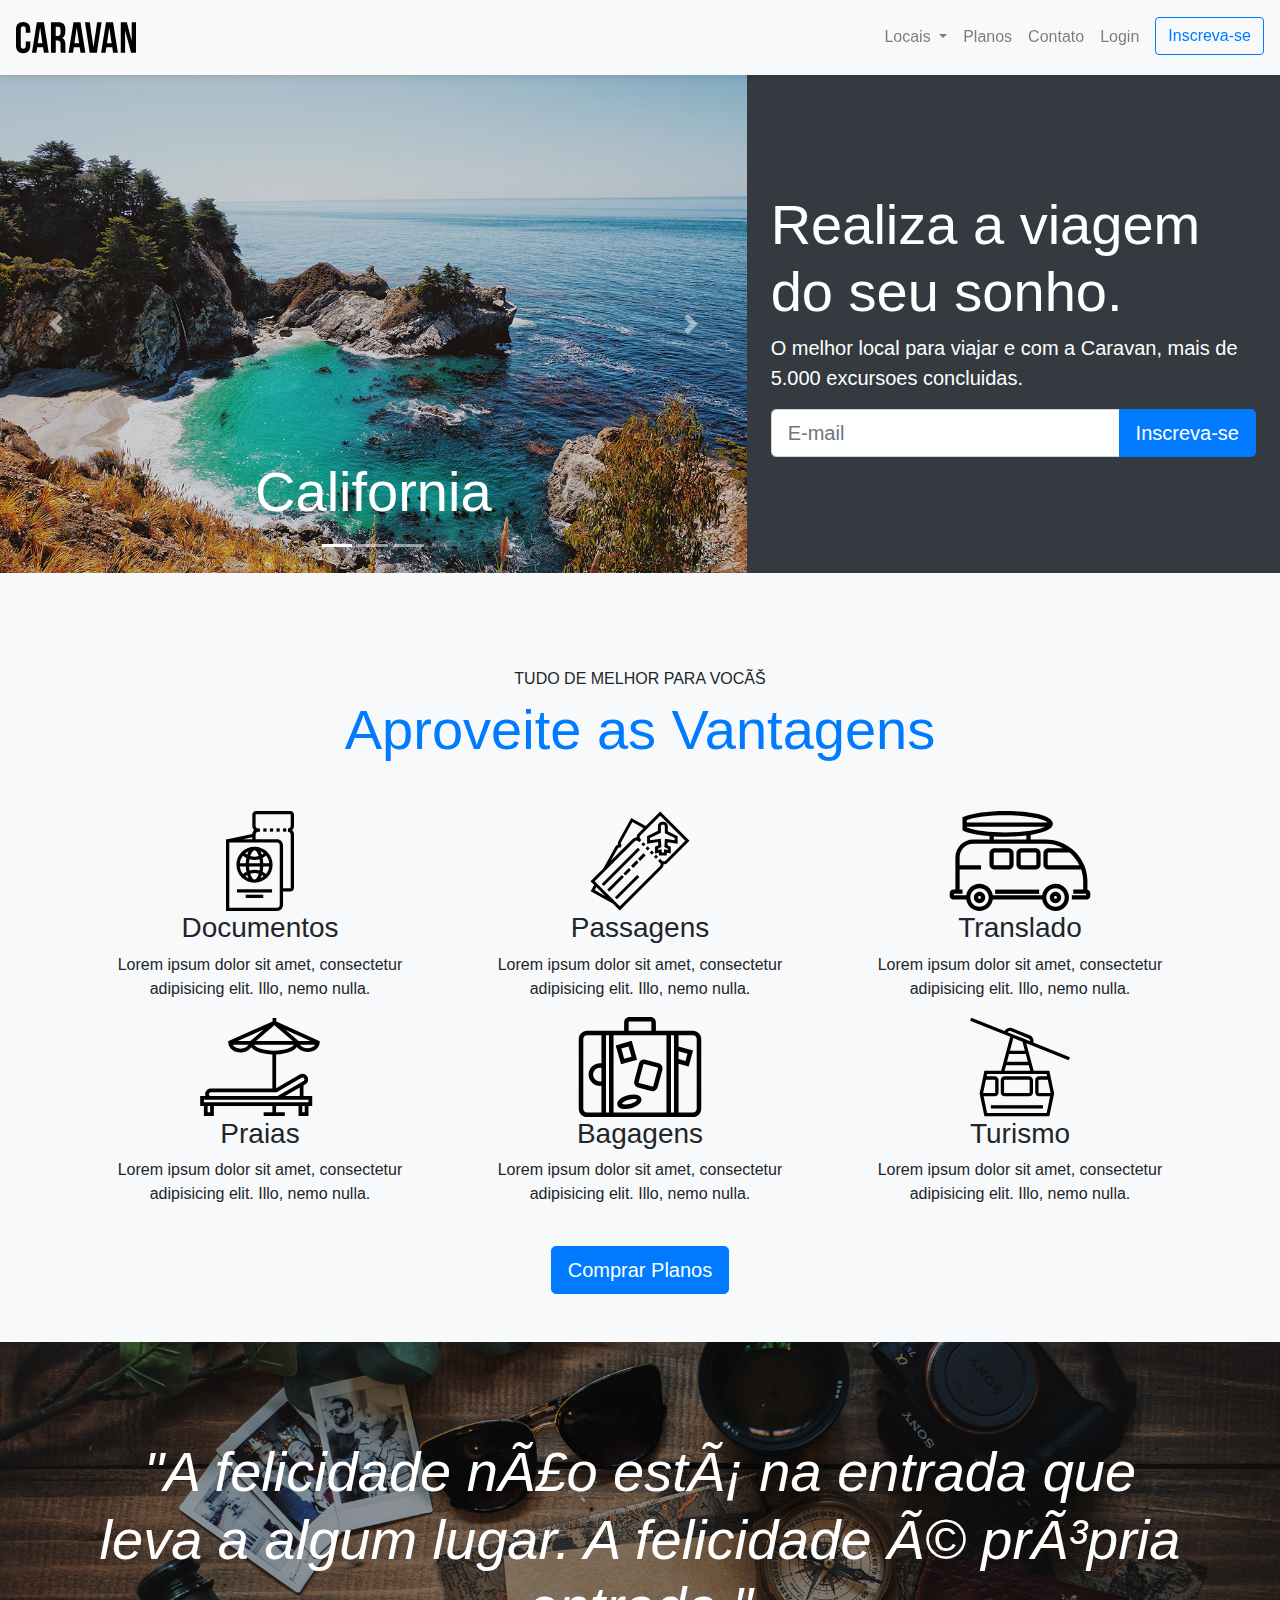
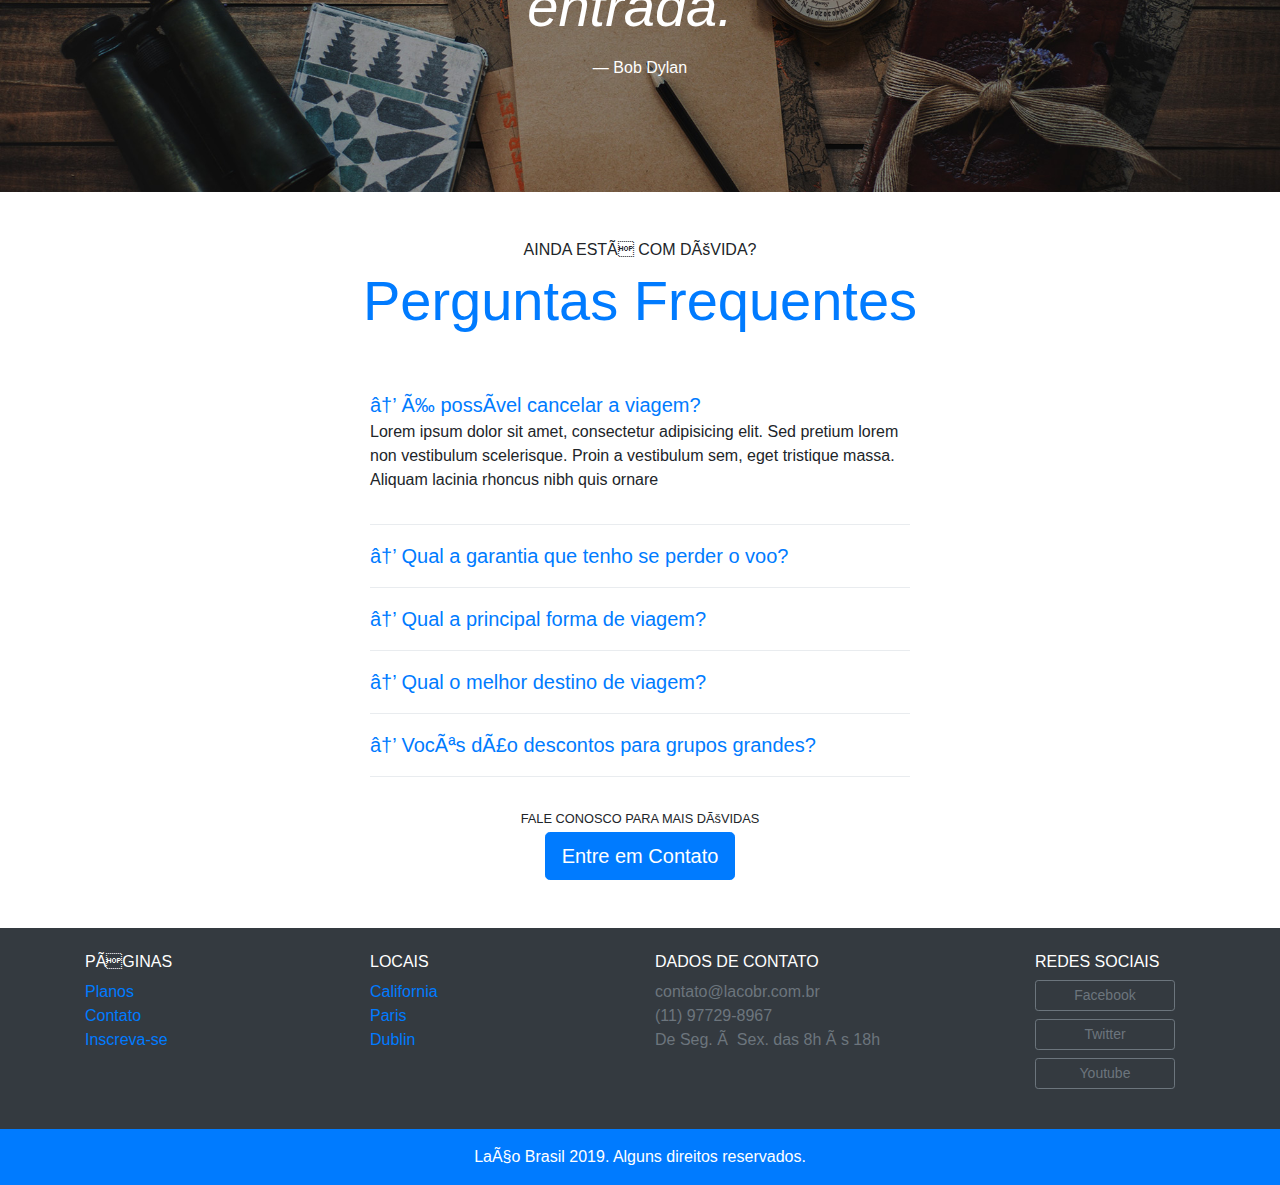
<file: index.html>
<!DOCTYPE html>
<html>
<head>
    <meta charset="iso-8859-1">
    <meta name="viewport" content="width=device-width, initial-scale=1.0">
    <meta http-equiv="X-UA-Compatible" content="ie=edge">
    <title>Teste Bootstrap</title>
    <link rel="stylesheet" href="dist/bootstrap/css/bootstrap.css">
    <link rel="stylesheet" href="css/style.css">
</head>
<body>
    <!-- Modal -->
    <div class="modal fade" id="modalLogin" tabindex="-1" role="dialog" aria-labelledby="modalLoginTitle" aria-hidden="true">
        <div class="modal-dialog modal-dialog-centered" role="document">
            <div class="modal-content">
                <div class="modal-header">
                    <h6 class="modal-title" id="modalLoginLongTitle">Entre na Sua Conta</h6>
                    <button type="button" class="close" data-dismiss="modal" aria-label="Close">
                    <span aria-hidden="true">&times;</span>
                    </button>
                </div>
                <div class="modal-body">
                    <form>
                        <div class="form-group">
                            <label for="email">Email</label>
                            <input type="email" class="form-control" id="email" >
                        </div>
                        <div class="form-group">
                            <label for="senha">Senha</label>
                            <input type="password" class="form-control" id="senha">
                        </div>
                        <button type="submit" class="btn btn-primary">Entrar  na Conta</button>
                        <small class="form-text text-muted"> Esqueceu a senha <a href="#">Clique aqui</a></small>
                    </form>                    
                </div>
            </div>
        </div>
    </div>
    <!-- Modal -->

    <nav class="navbar navbar-expand-md fixed-top navbar-light bg-light py-3 box-shadow">
        <a href="index.html" class="navbar-brand">
            <img src="img/caravan.svg" alt="Caravan">
        </a>

        <button class="navbar-toggler" type="button" data-toggle="collapse" data-target="#navbarSupportedContent" aria-controls="navbarSupportedContent"
            aria-expanded="false" aria-label="Toggle navigation">
            <span class="navbar-toggler-icon"></span>
        </button>

        <!-- Toggle Button -->
        <div class="collapse navbar-collapse" id="navbarSupportedContent">
            <ul class="navbar-nav ml-auto">
                <!--Locais-->
                <li class="nav-item dropdown">
                    <a class="nav-link dropdown-toggle" href="#" id="locaisContainer" role="button" data-toggle="dropdown" aria-haspopup="true"
                        aria-expanded="false">
                        Locais
                    </a>
                    <div class="dropdown-menu" aria-labelledby="locaisContainer">
                        <a class="dropdown-item" href="locais.html">California</a>
                        <a class="dropdown-item" href="locais.html">Paris</a>
                        <div class="dropdown-divider"></div>
                        <a class="dropdown-item" href="locais.html">Dublin</a>
                    </div>
                </li>

                <!--Planos-->
                <li class="nav-item">
                    <a class="nav-link" href="planos.html"> Planos </a>
                </li>
                <!--Contato-->
                <li class="nav-item">
                    <a class="nav-link" href="contato.html">Contato</a>
                </li>
                <!--Login-->
                <li class="nav-item">
                    <a class="nav-link" href="#" data-toggle="modal" data-target="#modalLogin">Login</a>
                    <!-- Abrir popUP-->
                </li>

                <!--Contato-->
                <li class="nav-item">
                    <a class="btn btn-outline-primary ml-md-2" href="inscricao.html">Inscreva-se</a>
                </li>
            </ul>
        </div>
    </nav>
    <section class="container-fluid">
        <div class="row bg-dark text-white">
            <div class="col-lg-7 p-0">
                <div id="carouselCidades" class="carousel slide" data-ride="carousel">
                    <ol class="carousel-indicators">
                        <li data-target="#carouselCidades" data-slide-to="0" class="active"></li>
                        <li data-target="#carouselCidades" data-slide-to="1"></li>
                        <li data-target="#carouselCidades" data-slide-to="2"></li>
                    </ol>
                    <div class="carousel-inner">
                        <div class="carousel-item active">
                            <img src="img/california.jpg" class="d-block w-100" alt="California">
                            <div class="carousel-caption d-none d-md-block">
                                <h3 class="display-4">California</h3>
                            </div>
                        </div>
                        <div class="carousel-item">
                            <img src="img/paris.jpg " class="d-block w-100" alt="Paris">
                            <div class="carousel-caption d-none d-md-block">
                                <h3 class="display-4">Paris</h3>
                            </div>
                        </div>
                        <div class="carousel-item">
                            <img src="img/dublin.jpg" class="d-block w-100" alt="Dublin">
                            <div class="carousel-caption d-none d-md-block">
                                <h3 class="display-4">Dublin</h3>
                            </div>
                        </div>
                    </div>

                    <a class="carousel-control-prev" href="#carouselCidades" role="button" data-slide="prev">
                        <span class="carousel-control-prev-icon" aria-hidden="true"></span>
                        <span class="sr-only">Anterior</span>
                    </a>
                    <a class="carousel-control-next" href="#carouselCidades" role="button" data-slide="next">
                        <span class="carousel-control-next-icon" aria-hidden="true"></span>
                        <span class="sr-only">Próximo</span>
                    </a>
                </div>
            </div>
            <!-- Carousel -->


            <div class="col-lg-5 p-4 align-self-center">
                <!--Inscreva-se-->
                <h1 class="display-4 ">Realiza a viagem do seu sonho.</h1>
                <p class='lead'> O melhor local para viajar e com a Caravan, mais de 5.000 excursoes concluidas.</p>
                <form action="">
                    <div class="input-group input-group-lg">

                        <input type="text" class="form-control" placeholder="E-mail" aria-label="E-mail" aria-describedby="inscricaoButton">
                        <!-- Input-group -->

                        <div class="input-group-append">
                            <button class="btn btn-primary" type="button" id="inscricaoButton">Inscreva-se</button>
                        </div>
                    </div>
                </form>
            </div>
        </div>
    </section>

    <section class="py-5 bg-light text-center"> <!--Serviços-->
        <div class="container">
            <div class='my-5'>
                <span class="h6 d-block"> TUDO DE MELHOR PARA VOCÊ</span>
                <h2 class="display-4 text-primary">Aproveite as Vantagens</h2>
            </div>

            <div class="row">
                <div class="col-xl-4 col-md-6">
                    <div class="icone d-flex justify-content-center">
                        <img src="img/icones/passaporte.svg" alt="Passaporte">
                    </div>
                    <h3>Documentos</h3>
                    <p>Lorem ipsum dolor sit amet, consectetur adipisicing elit. Illo, nemo nulla.</p>
                </div>
                <div class="col-xl-4 col-md-6">
                    <div class="icone d-flex justify-content-center">
                        <img src="img/icones/passagens.svg" alt="Passagens">
                    </div>
                    <h3>Passagens</h3>
                    <p>Lorem ipsum dolor sit amet, consectetur adipisicing elit. Illo, nemo nulla.</p>
                </div>
                <div class="col-xl-4 col-md-6">
                    <div class="icone d-flex justify-content-center">
                        <img src="img/icones/translado.svg" alt="Translado">
                    </div>
                    <h3>Translado</h3>
                    <p>Lorem ipsum dolor sit amet, consectetur adipisicing elit. Illo, nemo nulla.</p>
                </div>
                <!-- -->
                <div class="col-xl-4 col-md-6">
                    <div class="icone d-flex justify-content-center">
                        <img src="img/icones/praias.svg" alt="Praias">
                    </div>
                    <h3>Praias</h3>
                    <p>Lorem ipsum dolor sit amet, consectetur adipisicing elit. Illo, nemo nulla.</p>
                </div>
                <div class="col-xl-4 col-md-6">
                    <div class="icone d-flex justify-content-center">
                        <img src="img/icones/bagagens.svg" alt="Bagagens">
                    </div>
                    <h3>Bagagens</h3>
                    <p>Lorem ipsum dolor sit amet, consectetur adipisicing elit. Illo, nemo nulla.</p>
                </div>
                <div class="col-xl-4 col-md-6">
                    <div class="icone d-flex justify-content-center">
                        <img src="img/icones/turismo.svg" alt="Turismo">
                    </div>
                    <h3>Turismo</h3>
                    <p>Lorem ipsum dolor sit amet, consectetur adipisicing elit. Illo, nemo nulla.</p>
                </div>
                <!-- -->
            </div>
            <a href="planos.html" class="btn btn-primary btn-lg mt-4"> Comprar Planos</a>
        </div>
    </section>

    <section id="home-quote" class="p-md-5"> <!--Blockquote-->
        <blockquote class="blockquote text-center text-white p-md-5 p-3">
            <p class="display-4 ">
                <em> "A felicidade não está na entrada que leva a algum lugar. A felicidade é própria entrada."</em>
            </p>
            <footer class="blockquote-footer text-white">Bob Dylan</footer>
        </blockquote>
    </section>

    <section class="container"><!-- Perguntas Frequentes -->
        <div class='my-5 text-center'>
            <span class="h6 d-block">AINDA ESTÁ COM DÚVIDA?</span>
            <h2 class="display-4 text-primary">Perguntas Frequentes</h2>
        </div>

        <div class="row justify-content-center">
            <div class="col-md-6 " id="perguntasFrequentes" data-children=".pergunta">
                <div class="pergunta py-2">
                    <a class="lead" data-toggle="collapse" data-parent="#perguntasFrequentes" href="#perguntasFrequentes1">→ É possível cancelar a viagem?</a>
                    <div id="perguntasFrequentes1" class="collapse show" role="tabpanel">
                        <p>Lorem ipsum dolor sit amet, consectetur adipisicing elit. Sed pretium lorem non vestibulum scelerisque.
                            Proin a vestibulum sem, eget tristique massa. Aliquam lacinia rhoncus nibh quis ornare</p>
                    </div>
                </div>
                <div class="dropdown-divider"></div>
                <div class="pergunta py-2">
                    <a class="lead" data-toggle="collapse" data-parent="#perguntasFrequentes" href="#perguntasFrequentes2">→ Qual a garantia que tenho se perder o voo?</a>
                    <div id="perguntasFrequentes2" class="collapse" role="tabpanel">
                        <p>Lorem ipsum dolor sit amet, consectetur adipisicing elit. Sed pretium lorem non vestibulum scelerisque.
                            Proin a vestibulum sem, eget tristique massa. Aliquam lacinia rhoncus nibh quis ornare</p>
                    </div>
                </div>
                <div class="dropdown-divider"></div>
                <div class="pergunta py-2">
                    <a class="lead" data-toggle="collapse" data-parent="#perguntasFrequentes" href="#perguntasFrequentes3">→ Qual a principal forma de viagem?</a>
                    <div id="perguntasFrequentes3" class="collapse" role="tabpanel">
                        <p>Lorem ipsum dolor sit amet, consectetur adipisicing elit. Sed pretium lorem non vestibulum scelerisque.
                            Proin a vestibulum sem, eget tristique massa. Aliquam lacinia rhoncus nibh quis ornare</p>
                    </div>
                </div>
                <div class="dropdown-divider"></div>
                <div class="pergunta py-2">
                    <a class="lead" data-toggle="collapse" data-parent="#perguntasFrequentes" href="#perguntasFrequentes4">→ Qual o melhor destino de viagem?</a>
                    <div id="perguntasFrequentes4" class="collapse" role="tabpanel">
                        <p>Lorem ipsum dolor sit amet, consectetur adipisicing elit. Sed pretium lorem non vestibulum scelerisque.
                            Proin a vestibulum sem, eget tristique massa. Aliquam lacinia rhoncus nibh quis ornare</p>
                    </div>
                </div>
                <div class="dropdown-divider"></div>
                <div class="pergunta py-2">
                    <a class="lead" data-toggle="collapse" data-parent="#perguntasFrequentes" href="#perguntasFrequentes5">→ Vocês dão descontos para grupos grandes?</a>
                    <div id="perguntasFrequentes5" class="collapse" role="tabpanel">
                        <p>Lorem ipsum dolor sit amet, consectetur adipisicing elit. Sed pretium lorem non vestibulum scelerisque.
                            Proin a vestibulum sem, eget tristique massa. Aliquam lacinia rhoncus nibh quis ornare</p>
                    </div>
                </div>
                <div class="dropdown-divider"></div>
            </div>
        </div>
        <div class="text-center my-4">
            <p class="small m-1">FALE CONOSCO PARA MAIS DÚVIDAS</p>
            <a href="contato.html" class="btn btn-primary btn-lg">Entre em Contato</a>
        </div>
    </section>

    <footer class="bg-dark text-white mt-5">
        <div class="container py-4">
            <div class="row">
                <div class="col-md-3 col-6">
                    <h4 class="h6"> PÁGINAS</h4>
                    <ul class="list-unstyled">
                        <li>
                            <a href="planos.html">Planos</a>
                        </li>
                        <li>
                            <a href="contato.html">Contato</a>
                        </li>
                        <li>
                            <a href="inscricao.html">Inscreva-se</a>
                        </li>
                    </ul>
                </div>

                <div class="col-md-3 col-6">
                    <h4 class="h6">LOCAIS</h4>
                    <ul class="list-unstyled">
                        <li>
                            <a href="local.html">California</a>
                        </li>
                        <li>
                            <a href="local.html">Paris</a>
                        </li>
                        <li>
                            <a href="local.html">Dublin</a>
                        </li>
                    </ul>
                </div>
                <div class="col-md-4">
                    <h4 class="h6">DADOS DE CONTATO</h4>
                    <ul class="list-unstyled text-secondary">
                        <li>contato@lacobr.com.br</li>
                        <li>(11) 97729-8967</li>
                        <li>De Seg. à Sex. das 8h às 18h</li>
                    </ul>
                </div>
                <div class="col-md-2">
                    <h4 class="h6">REDES SOCIAIS</h4>
                    <ul class="list-unstyled text-secondary">
                        <li>
                            <a class="btn btn-outline-secondary btn-block btn-sm mb-2 " href="#" style="max-width: 140px;">Facebook</a>
                        </li>
                        <li>
                            <a class="btn btn-outline-secondary btn-block btn-sm mb-2 " href="#" style="max-width: 140px;">Twitter</a>
                        </li>
                        <li>
                            <a class="btn btn-outline-secondary btn-block btn-sm mb-2 " href="#" style="max-width: 140px;">Youtube</a>
                        </li>
                    </ul>
                </div>

            </div>
        </div>
        <div class="bg-primary text-center text-white py-3 ">
            <p class="mb-0">Laço Brasil 2019. Alguns direitos reservados.</p>
        </div>
    </footer>
    <script type="text/javascript" src="dist/jquery/jquery-3.3.1.slim.min.js"></script>
    <script type="text/javascript" src="dist/popper/popper.min.js"></script>
    <script type="text/javascript" src="dist/bootstrap/js/bootstrap.js"></script>
    <script type="text/javascript" src="js/app.js"></script>
</body>
</html>
</file>
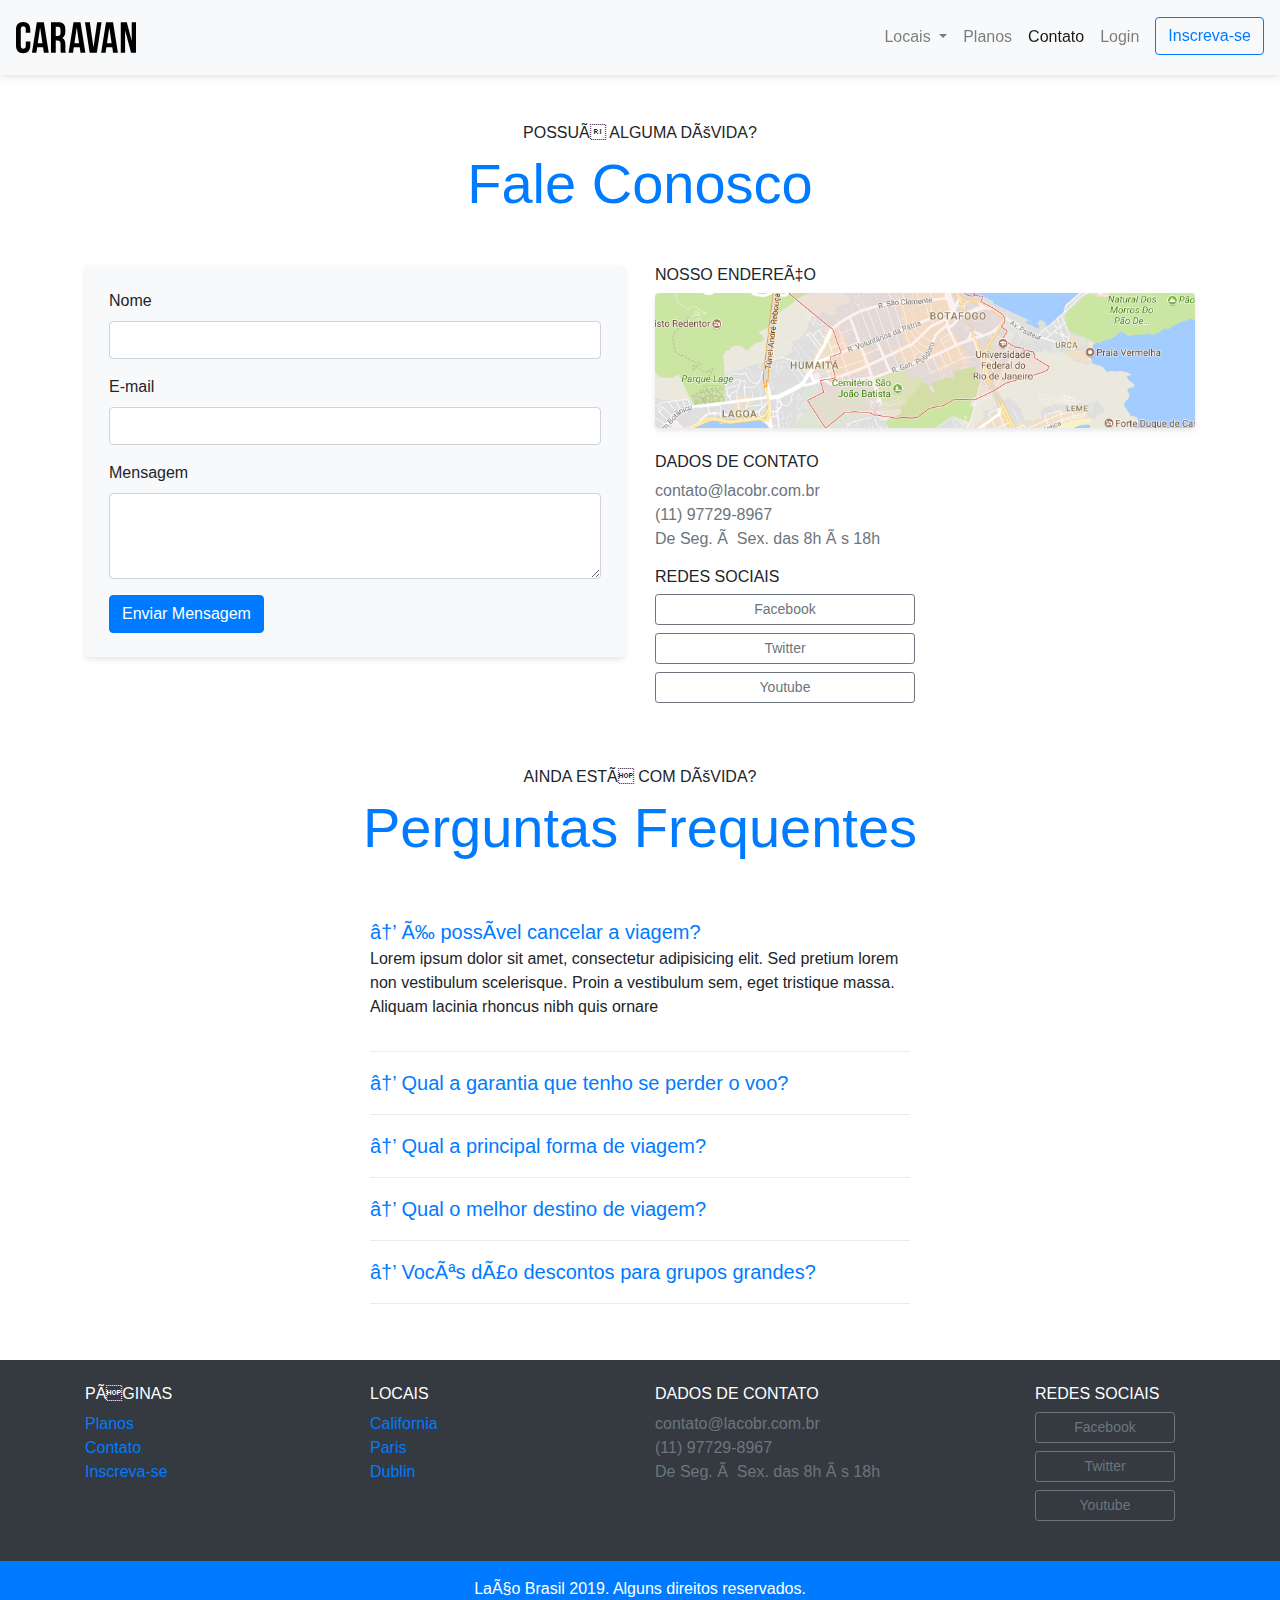
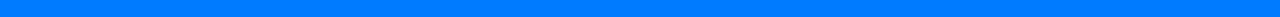
<file: contato.html>
<!DOCTYPE html>
<html>
<head>
    <meta charset="iso-8859-1">
    <meta name="viewport" content="width=device-width, initial-scale=1.0">
    <meta http-equiv="X-UA-Compatible" content="ie=edge">
    <title>Teste Bootstrap</title>
    <link rel="stylesheet" href="dist/bootstrap/css/bootstrap.css">
    <link rel="stylesheet" href="css/style.css">
</head>
<body>
    <!-- Modal -->
    <div class="modal fade" id="modalLogin" tabindex="-1" role="dialog" aria-labelledby="modalLoginTitle" aria-hidden="true">
        <div class="modal-dialog modal-dialog-centered" role="document">
            <div class="modal-content">
                <div class="modal-header">
                    <h6 class="modal-title" id="modalLoginLongTitle">Entre na Sua Conta</h6>
                    <button type="button" class="close" data-dismiss="modal" aria-label="Close">
                    <span aria-hidden="true">&times;</span>
                    </button>
                </div>
                <div class="modal-body">
                    <form>
                        <div class="form-group">
                            <label for="email">Email</label>
                            <input type="email" class="form-control" id="email" >
                        </div>
                        <div class="form-group">
                            <label for="senha">Senha</label>
                            <input type="password" class="form-control" id="senha">
                        </div>
                        <button type="submit" class="btn btn-primary">Entrar  na Conta</button>
                        <small class="form-text text-muted"> Esqueceu a senha <a href="#">Clique aqui</a></small>
                    </form>                    
                </div>
            </div>
        </div>
    </div>
    <!-- Modal -->

    <nav class="navbar navbar-expand-md fixed-top navbar-light bg-light py-3 box-shadow">
        <a href="index.html" class="navbar-brand">
            <img src="img/caravan.svg" alt="Caravan">
        </a>

        <button class="navbar-toggler" type="button" data-toggle="collapse" data-target="#navbarSupportedContent" aria-controls="navbarSupportedContent"
            aria-expanded="false" aria-label="Toggle navigation">
            <span class="navbar-toggler-icon"></span>
        </button>

        <!-- Toggle Button -->
        <div class="collapse navbar-collapse" id="navbarSupportedContent">
            <ul class="navbar-nav ml-auto">
                <!--Locais-->
                <li class="nav-item dropdown">
                    <a class="nav-link dropdown-toggle" href="#" id="locaisContainer" role="button" data-toggle="dropdown" aria-haspopup="true"
                        aria-expanded="false">
                        Locais
                    </a>
                    <div class="dropdown-menu" aria-labelledby="locaisContainer">
                        <a class="dropdown-item" href="locais.html">California</a>
                        <a class="dropdown-item" href="locais.html">Paris</a>
                        <div class="dropdown-divider"></div>
                        <a class="dropdown-item" href="locais.html">Dublin</a>
                    </div>
                </li>

                <!--Planos-->
                <li class="nav-item">
                    <a class="nav-link" href="planos.html"> Planos </a>
                </li>
                <!--Contato-->
                <li class="nav-item">
                    <a class="nav-link active" href="contato.html">Contato</a>
                </li>
                <!--Login-->
                <li class="nav-item">
                    <a class="nav-link" href="#" data-toggle="modal" data-target="#modalLogin">Login</a>
                    <!-- Abrir popUP-->
                </li>

                <!--Contato-->
                <li class="nav-item">
                    <a class="btn btn-outline-primary ml-md-2" href="inscricao.html">Inscreva-se</a>
                </li>
            </ul>
        </div>
    </nav>
    <section class="container">
        <div class='my-5 text-center'>
            <span class="h6 d-block">POSSUÍ ALGUMA DÚVIDA?</span>
            <h1 class="display-4 text-primary">Fale Conosco</h1>
        </div>                
        <div class="row">
            
            <div class="col-lg mb-5">
                <form class="bg-light rounded p-4 box-shadow">
                    <div class="form-group">
                        <label for="nome">Nome</label>
                            <input type="text" class="form-control" id="nome">
                    </div>
                    <div class="form-group">
                        <label for="email">E-mail</label>
                            <input type="email" class="form-control" id="email">
                    </div>
                    <div class="form-group">
                        <label for="mensagem">Mensagem</label>
                        <textarea  class="form-control" name="mensagem" id="mensagem" rows="3"></textarea>
                    </div>
                    <a href="#" class="btn btn-primary"> Enviar Mensagem</a>
                </form>
            </div>
            
            <div class="col-lg">
                
                <h2 class="h6">NOSSO ENDEREÇO</h2>
                <a href="#"><img class='img-fluid rounded box-shadow mb-4' src="img/mapa.png" alt="Mapa"></a>
                
                <h2 class="h6">DADOS DE CONTATO</h2>
                <ul class="list-unstyled text-secondary">
                    <li>contato@lacobr.com.br</li>
                    <li>(11) 97729-8967</li>
                    <li>De Seg. à Sex. das 8h às 18h</li>
                </ul>
                
                <h2 class="h6">REDES SOCIAIS</h2>
                <ul class="list-unstyled text-secondary" style="max-width: 260px;">
                    <li>
                        <a class="btn btn-outline-secondary btn-block btn-sm mb-2 " href="#" >Facebook</a>
                    </li>
                    <li>
                        <a class="btn btn-outline-secondary btn-block btn-sm mb-2 " href="#">Twitter</a>
                    </li>
                    <li>
                        <a class="btn btn-outline-secondary btn-block btn-sm mb-2 " href="#">Youtube</a>
                    </li>
                </ul>

            </div>
        </div>
    </section>

    <section class="container"><!-- Perguntas Frequentes -->
        <div class='my-5 text-center'>
            <span class="h6 d-block">AINDA ESTÁ COM DÚVIDA?</span>
            <h2 class="display-4 text-primary">Perguntas Frequentes</h2>
        </div>

        <div class="row justify-content-center">
            <div class="col-md-6 " id="perguntasFrequentes" data-children=".pergunta">
                <div class="pergunta py-2">
                    <a class="lead" data-toggle="collapse" data-parent="#perguntasFrequentes" href="#perguntasFrequentes1">→ É possível cancelar a viagem?</a>
                    <div id="perguntasFrequentes1" class="collapse show" role="tabpanel">
                        <p>Lorem ipsum dolor sit amet, consectetur adipisicing elit. Sed pretium lorem non vestibulum scelerisque.
                            Proin a vestibulum sem, eget tristique massa. Aliquam lacinia rhoncus nibh quis ornare</p>
                    </div>
                </div>
                <div class="dropdown-divider"></div>
                <div class="pergunta py-2">
                    <a class="lead" data-toggle="collapse" data-parent="#perguntasFrequentes" href="#perguntasFrequentes2">→ Qual a garantia que tenho se perder o voo?</a>
                    <div id="perguntasFrequentes2" class="collapse" role="tabpanel">
                        <p>Lorem ipsum dolor sit amet, consectetur adipisicing elit. Sed pretium lorem non vestibulum scelerisque.
                            Proin a vestibulum sem, eget tristique massa. Aliquam lacinia rhoncus nibh quis ornare</p>
                    </div>
                </div>
                <div class="dropdown-divider"></div>
                <div class="pergunta py-2">
                    <a class="lead" data-toggle="collapse" data-parent="#perguntasFrequentes" href="#perguntasFrequentes3">→ Qual a principal forma de viagem?</a>
                    <div id="perguntasFrequentes3" class="collapse" role="tabpanel">
                        <p>Lorem ipsum dolor sit amet, consectetur adipisicing elit. Sed pretium lorem non vestibulum scelerisque.
                            Proin a vestibulum sem, eget tristique massa. Aliquam lacinia rhoncus nibh quis ornare</p>
                    </div>
                </div>
                <div class="dropdown-divider"></div>
                <div class="pergunta py-2">
                    <a class="lead" data-toggle="collapse" data-parent="#perguntasFrequentes" href="#perguntasFrequentes4">→ Qual o melhor destino de viagem?</a>
                    <div id="perguntasFrequentes4" class="collapse" role="tabpanel">
                        <p>Lorem ipsum dolor sit amet, consectetur adipisicing elit. Sed pretium lorem non vestibulum scelerisque.
                            Proin a vestibulum sem, eget tristique massa. Aliquam lacinia rhoncus nibh quis ornare</p>
                    </div>
                </div>
                <div class="dropdown-divider"></div>
                <div class="pergunta py-2">
                    <a class="lead" data-toggle="collapse" data-parent="#perguntasFrequentes" href="#perguntasFrequentes5">→ Vocês dão descontos para grupos grandes?</a>
                    <div id="perguntasFrequentes5" class="collapse" role="tabpanel">
                        <p>Lorem ipsum dolor sit amet, consectetur adipisicing elit. Sed pretium lorem non vestibulum scelerisque.
                            Proin a vestibulum sem, eget tristique massa. Aliquam lacinia rhoncus nibh quis ornare</p>
                    </div>
                </div>
                <div class="dropdown-divider"></div>
            </div>
        </div>
    </section>

    <footer class="bg-dark text-white mt-5">
        <div class="container py-4">
            <div class="row">
                <div class="col-md-3 col-6">
                    <h4 class="h6"> PÁGINAS</h4>
                    <ul class="list-unstyled">
                        <li>
                            <a href="planos.html">Planos</a>
                        </li>
                        <li>
                            <a href="contato.html">Contato</a>
                        </li>
                        <li>
                            <a href="inscricao.html">Inscreva-se</a>
                        </li>
                    </ul>
                </div>

                <div class="col-md-3 col-6">
                    <h4 class="h6">LOCAIS</h4>
                    <ul class="list-unstyled">
                        <li>
                            <a href="local.html">California</a>
                        </li>
                        <li>
                            <a href="local.html">Paris</a>
                        </li>
                        <li>
                            <a href="local.html">Dublin</a>
                        </li>
                    </ul>
                </div>
                <div class="col-md-4">
                    <h4 class="h6">DADOS DE CONTATO</h4>
                    <ul class="list-unstyled text-secondary">
                        <li>contato@lacobr.com.br</li>
                        <li>(11) 97729-8967</li>
                        <li>De Seg. à Sex. das 8h às 18h</li>
                    </ul>
                </div>
                <div class="col-md-2">
                    <h4 class="h6">REDES SOCIAIS</h4>
                    <ul class="list-unstyled text-secondary">
                        <li>
                            <a class="btn btn-outline-secondary btn-block btn-sm mb-2 " href="#" style="max-width: 140px;">Facebook</a>
                        </li>
                        <li>
                            <a class="btn btn-outline-secondary btn-block btn-sm mb-2 " href="#" style="max-width: 140px;">Twitter</a>
                        </li>
                        <li>
                            <a class="btn btn-outline-secondary btn-block btn-sm mb-2 " href="#" style="max-width: 140px;">Youtube</a>
                        </li>
                    </ul>
                </div>

            </div>
        </div>
        <div class="bg-primary text-center text-white py-3 ">
            <p class="mb-0">Laço Brasil 2019. Alguns direitos reservados.</p>
        </div>
    </footer>
    <script type="text/javascript" src="dist/jquery/jquery-3.3.1.slim.min.js"></script>
    <script type="text/javascript" src="dist/popper/popper.min.js"></script>
    <script type="text/javascript" src="dist/bootstrap/js/bootstrap.js"></script>
    <script type="text/javascript" src="js/app.js"></script>
</body>
</html>
</file>
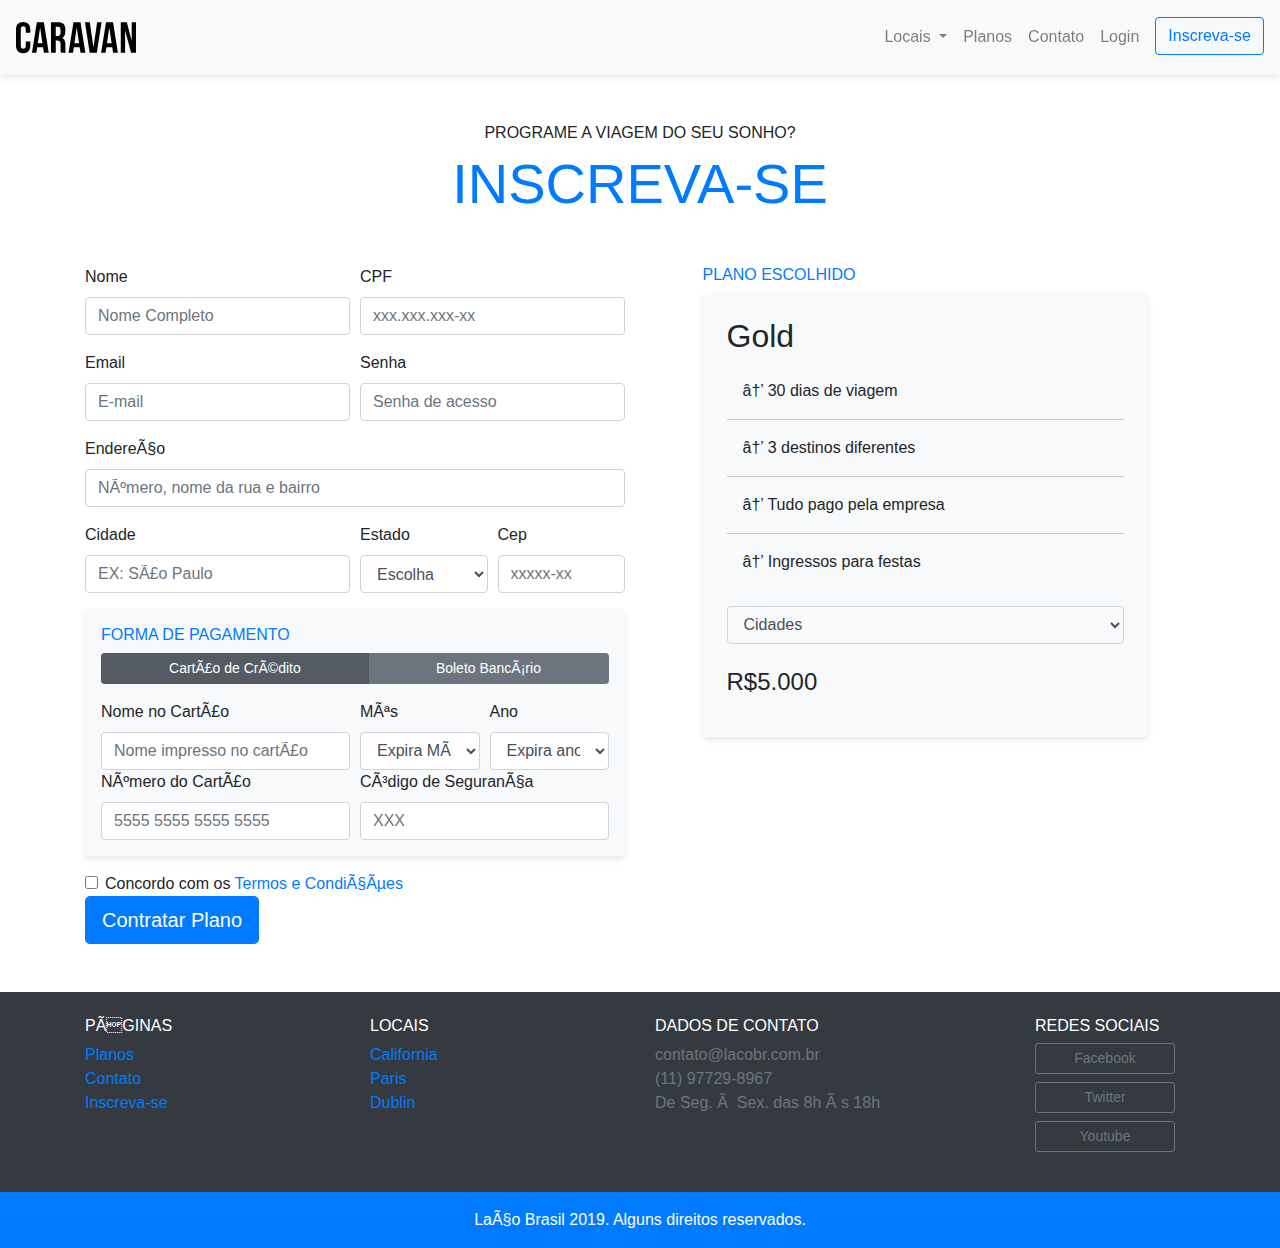
<file: inscricao.html>
<!DOCTYPE html>
<html>
<head>
    <meta charset="iso-8859-1">
    <meta name="viewport" content="width=device-width, initial-scale=1.0">
    <meta http-equiv="X-UA-Compatible" content="ie=edge">
    <title>Teste Bootstrap</title>
    <link rel="stylesheet" href="dist/bootstrap/css/bootstrap.css">
    <link rel="stylesheet" href="css/style.css">
</head>
<body>
    <!-- Modal -->
    <div class="modal fade" id="modalLogin" tabindex="-1" role="dialog" aria-labelledby="modalLoginTitle" aria-hidden="true">
        <div class="modal-dialog modal-dialog-centered" role="document">
            <div class="modal-content">
                <div class="modal-header">
                    <h6 class="modal-title" id="modalLoginLongTitle">Entre na Sua Conta</h6>
                    <button type="button" class="close" data-dismiss="modal" aria-label="Close">
                    <span aria-hidden="true">&times;</span>
                    </button>
                </div>
                <div class="modal-body">
                    <form>
                        <div class="form-group">
                            <label for="email">Email</label>
                            <input type="email" class="form-control" id="email" >
                        </div>
                        <div class="form-group">
                            <label for="senha">Senha</label>
                            <input type="password" class="form-control" id="senha">
                        </div>
                        <button type="submit" class="btn btn-primary">Entrar  na Conta</button>
                        <small class="form-text text-muted"> Esqueceu a senha <a href="#">Clique aqui</a></small>
                    </form>                    
                </div>
            </div>
        </div>
    </div>
    <!-- Modal -->

    <nav class="navbar navbar-expand-md fixed-top navbar-light bg-light py-3 box-shadow">
        <a href="index.html" class="navbar-brand">
            <img src="img/caravan.svg" alt="Caravan">
        </a>

        <button class="navbar-toggler" type="button" data-toggle="collapse" data-target="#navbarSupportedContent" aria-controls="navbarSupportedContent"
            aria-expanded="false" aria-label="Toggle navigation">
            <span class="navbar-toggler-icon"></span>
        </button>

        <!-- Toggle Button -->
        <div class="collapse navbar-collapse" id="navbarSupportedContent">
            <ul class="navbar-nav ml-auto">
                <!--Locais-->
                <li class="nav-item dropdown">
                    <a class="nav-link dropdown-toggle" href="#" id="locaisContainer" role="button" data-toggle="dropdown" aria-haspopup="true"
                        aria-expanded="false">
                        Locais
                    </a>
                    <div class="dropdown-menu" aria-labelledby="locaisContainer">
                        <a class="dropdown-item" href="locais.html">California</a>
                        <a class="dropdown-item" href="locais.html">Paris</a>
                        <div class="dropdown-divider"></div>
                        <a class="dropdown-item" href="locais.html">Dublin</a>
                    </div>
                </li>

                <!--Planos-->
                <li class="nav-item">
                    <a class="nav-link" href="planos.html"> Planos </a>
                </li>
                <!--Contato-->
                <li class="nav-item">
                    <a class="nav-link" href="contato.html">Contato</a>
                </li>
                <!--Login-->
                <li class="nav-item">
                    <a class="nav-link" href="#" data-toggle="modal" data-target="#modalLogin">Login</a>
                    <!-- Abrir popUP-->
                </li>

                <!--Contato-->
                <li class="nav-item active">
                    <a class="btn btn-outline-primary ml-md-2" href="inscricao.html">Inscreva-se</a>
                </li>
            </ul>
        </div>
    </nav>
    <section class="container">
        <div class='my-5 text-center'>
            <span class="h6 d-block">PROGRAME A VIAGEM DO SEU SONHO?</span>
            <h1 class="display-4 text-primary">INSCREVA-SE</h1>
        </div>
        <div class="row">
            <form class="col-lg-6 ">
                
                <div class="form-row">
                    <div class="col-md">
                        <div class="form-group">
                            <label for="nome">Nome</label>
                            <input type="text" id='nome' class="form-control" placeholder="Nome Completo">
                        </div>
                    </div>
                    <div class="col-md">
                        <div class="form-group">
                            <label for="cpf">CPF</label>
                            <input type="text" id='cpf' class="form-control" placeholder="xxx.xxx.xxx-xx">
                        </div>
                    </div>
                </div>
                
                <div class="form-row">
                    <div class="col-md">
                        <div class="form-group">
                            <label for="email">Email</label>
                            <input type="email" id='email' class="form-control" placeholder="E-mail">
                        </div>
                    </div>
                    <div class="col-md">
                        <div class="form-group">
                            <label for="senha">Senha</label>
                            <input type="password" id='senha' class="form-control" placeholder="Senha de acesso">
                        </div>
                    </div>
                </div>

                <div class="form-row">
                    <div class="col">
                        <div class="form-group">
                            <label for="endereco">Endereço</label>
                            <input type="text" id='endereco' class="form-control" placeholder="Número, nome da rua e bairro">
                        </div>
                    </div>
                </div>
                <div class="form-row">
                    <div class="col-md-6">
                        <div class="form-group">
                            <label for="cidade">Cidade</label>
                            <input type="text" id='cidade' class="form-control" placeholder="EX: São Paulo">
                        </div>                        
                    </div>
                    <div class="col-md-3 col-6">
                        <div class="form-group">
                            <label for="estado">Estado</label>
                            <select id="estado" class="form-control">
                                <option value="">Escolha</option>
                                <option value="SP">SP</option>
                                <option value="RJ">RJ</option>
                            </select>
                        </div>
                    </div>
                    <div class="col-md-3 col-6">
                        <div class="form-group">
                            <label for="cep">Cep</label>
                            <input type="text" class="form-control" id="cep" placeholder="xxxxx-xx">
                        </div>
                    </div>
                </div>
                <div class="bg-light rounded box-shadow p-3 form-group">
                    <h2 class="h6 text-primary">FORMA DE PAGAMENTO</h2>                    
                    <nav class="nav btn-group mb-3" id="formPagamento" role="tabList">
                        <button type="button" class="btn btn-secondary btn-sm active" data-toggle="tab"  id="nav-cartao-tab" href="#nav-cartao">
                             Cartão de Crédito
                        </button>
                        <button type="button" class="btn btn-secondary btn-sm" data-toggle="tab"  id="nav-boleto-tab" href="#nav-boleto"> 
                            Boleto Bancário
                        </button>
                    </nav>
                    <div class="tab-content" id="formaPagamentoConteudo">
                        <div class="tab-pane fade show active" id="nav-cartao">
                            <div class="form-row">
                                <div class="col-6">
                                    <label for="nome_cartao">Nome no Cartão</label>
                                    <input type="text" class="form-control" id="nome_cartao" placeholder="Nome impresso no cartão">
                                </div> 
                                <div class="col-3">
                                    <label for="mes">Mês</label>
                                    <select id="mes" class="form-control">
                                        <option value="">Expira Mês ...</option>
                                        <option value="">01</option>
                                        <option value="">02</option>
                                        <option value="">03</option>
                                        <option value="">04</option>
                                        <option value="">05</option>
                                    </select>
                                </div>
                                <div class="col-3">
                                    <label for="ano">Ano</label>
                                    <select id="ano" class="form-control">
                                        <option value="">Expira ano ...</option>
                                        <option value="">2018</option>
                                        <option value="">2019</option>
                                        <option value="">2020</option>
                                        <option value="">2021</option>
                                        <option value="">2022</option>
                                    </select>
                                </div>
                            </div>
                            <div class="form-row">
                                <div class="col">
                                    <label for="numero_cartao">Número do Cartão</label>
                                    <input type="text" class="form-control" id="numero_cartao" placeholder="5555 5555 5555 5555">
                                </div>
                                <div class="col">
                                    <label for="codigo_cartao">Código de Segurança</label>
                                    <input type="text" class="form-control" id="codigo_cartao" placeholder="XXX">
                                </div>
                            </div>
                        </div>
                        <div class="tab-pane fade" id="nav-boleto">
                            <p class="lead">Clique em contratar plano que enviaremos um boleto para o seu e-mail.</p>
                        </div>
                    </div>
                </div>

                <div class="form-check">
                    <label class="form-check-label">
                        <input type="checkbox" class="form-check-input">
                        Concordo com os <a href="#"> Termos e Condições</a>
                    </label>
                </div>
                <button type="submit" class="btn btn-primary btn-lg">Contratar Plano</button>
            </form>
            <div class="col-lg-5 mx-auto order-first order-lg-1">
                <h2 class="h6 text-primary"> PLANO ESCOLHIDO</h2>
                <div class="bg-light rounded p-4 box-shadow">
                    <h2>Gold</h2>
                    <ul class="list-unstyled list-plano">
                        <li>→ 30 dias de viagem</li> 
                        <li>→ 3 destinos diferentes</li> 
                        <li>→ Tudo pago pela empresa </li> 
                        <li>→ Ingressos para festas</li> 
                    </ul>
                    <form>
                        <div class="form-group">
                            <select id="inputCidades" class="form-control bg-light">
                                <option value="">Cidades</option>
                                <option value="california">California</option>
                                <option value="paris">Paris</option>
                                <option value="dublin">Dublin</option>
                            </select>
                            <div class="row  mt-4">
                                <div class="col">
                                    <span class="h4">R$5.000</span>
                                </div>
                            </div>
                        </div>
                    </form>
                </div>
            </div>
        </div>
    </section>
    
    <footer class="bg-dark text-white mt-5">
        <div class="container py-4">
            <div class="row">
                <div class="col-md-3 col-6">
                    <h4 class="h6"> PÁGINAS</h4>
                    <ul class="list-unstyled">
                        <li>
                            <a href="planos.html">Planos</a>
                        </li>
                        <li>
                            <a href="contato.html">Contato</a>
                        </li>
                        <li>
                            <a href="inscricao.html">Inscreva-se</a>
                        </li>
                    </ul>
                </div>

                <div class="col-md-3 col-6">
                    <h4 class="h6">LOCAIS</h4>
                    <ul class="list-unstyled">
                        <li>
                            <a href="local.html">California</a>
                        </li>
                        <li>
                            <a href="local.html">Paris</a>
                        </li>
                        <li>
                            <a href="local.html">Dublin</a>
                        </li>
                    </ul>
                </div>
                <div class="col-md-4">
                    <h4 class="h6">DADOS DE CONTATO</h4>
                    <ul class="list-unstyled text-secondary">
                        <li>contato@lacobr.com.br</li>
                        <li>(11) 97729-8967</li>
                        <li>De Seg. à Sex. das 8h às 18h</li>
                    </ul>
                </div>
                <div class="col-md-2">
                    <h4 class="h6">REDES SOCIAIS</h4>
                    <ul class="list-unstyled text-secondary">
                        <li>
                            <a class="btn btn-outline-secondary btn-block btn-sm mb-2 " href="#" style="max-width: 140px;">Facebook</a>
                        </li>
                        <li>
                            <a class="btn btn-outline-secondary btn-block btn-sm mb-2 " href="#" style="max-width: 140px;">Twitter</a>
                        </li>
                        <li>
                            <a class="btn btn-outline-secondary btn-block btn-sm mb-2 " href="#" style="max-width: 140px;">Youtube</a>
                        </li>
                    </ul>
                </div>

            </div>
        </div>
        <div class="bg-primary text-center text-white py-3 ">
            <p class="mb-0">Laço Brasil 2019. Alguns direitos reservados.</p>
        </div>
    </footer>
    <script type="text/javascript" src="dist/jquery/jquery-3.3.1.slim.min.js"></script>
    <script type="text/javascript" src="dist/popper/popper.min.js"></script>
    <script type="text/javascript" src="dist/bootstrap/js/bootstrap.js"></script>
    <script type="text/javascript" src="js/app.js"></script>
</body>
</html>
</file>
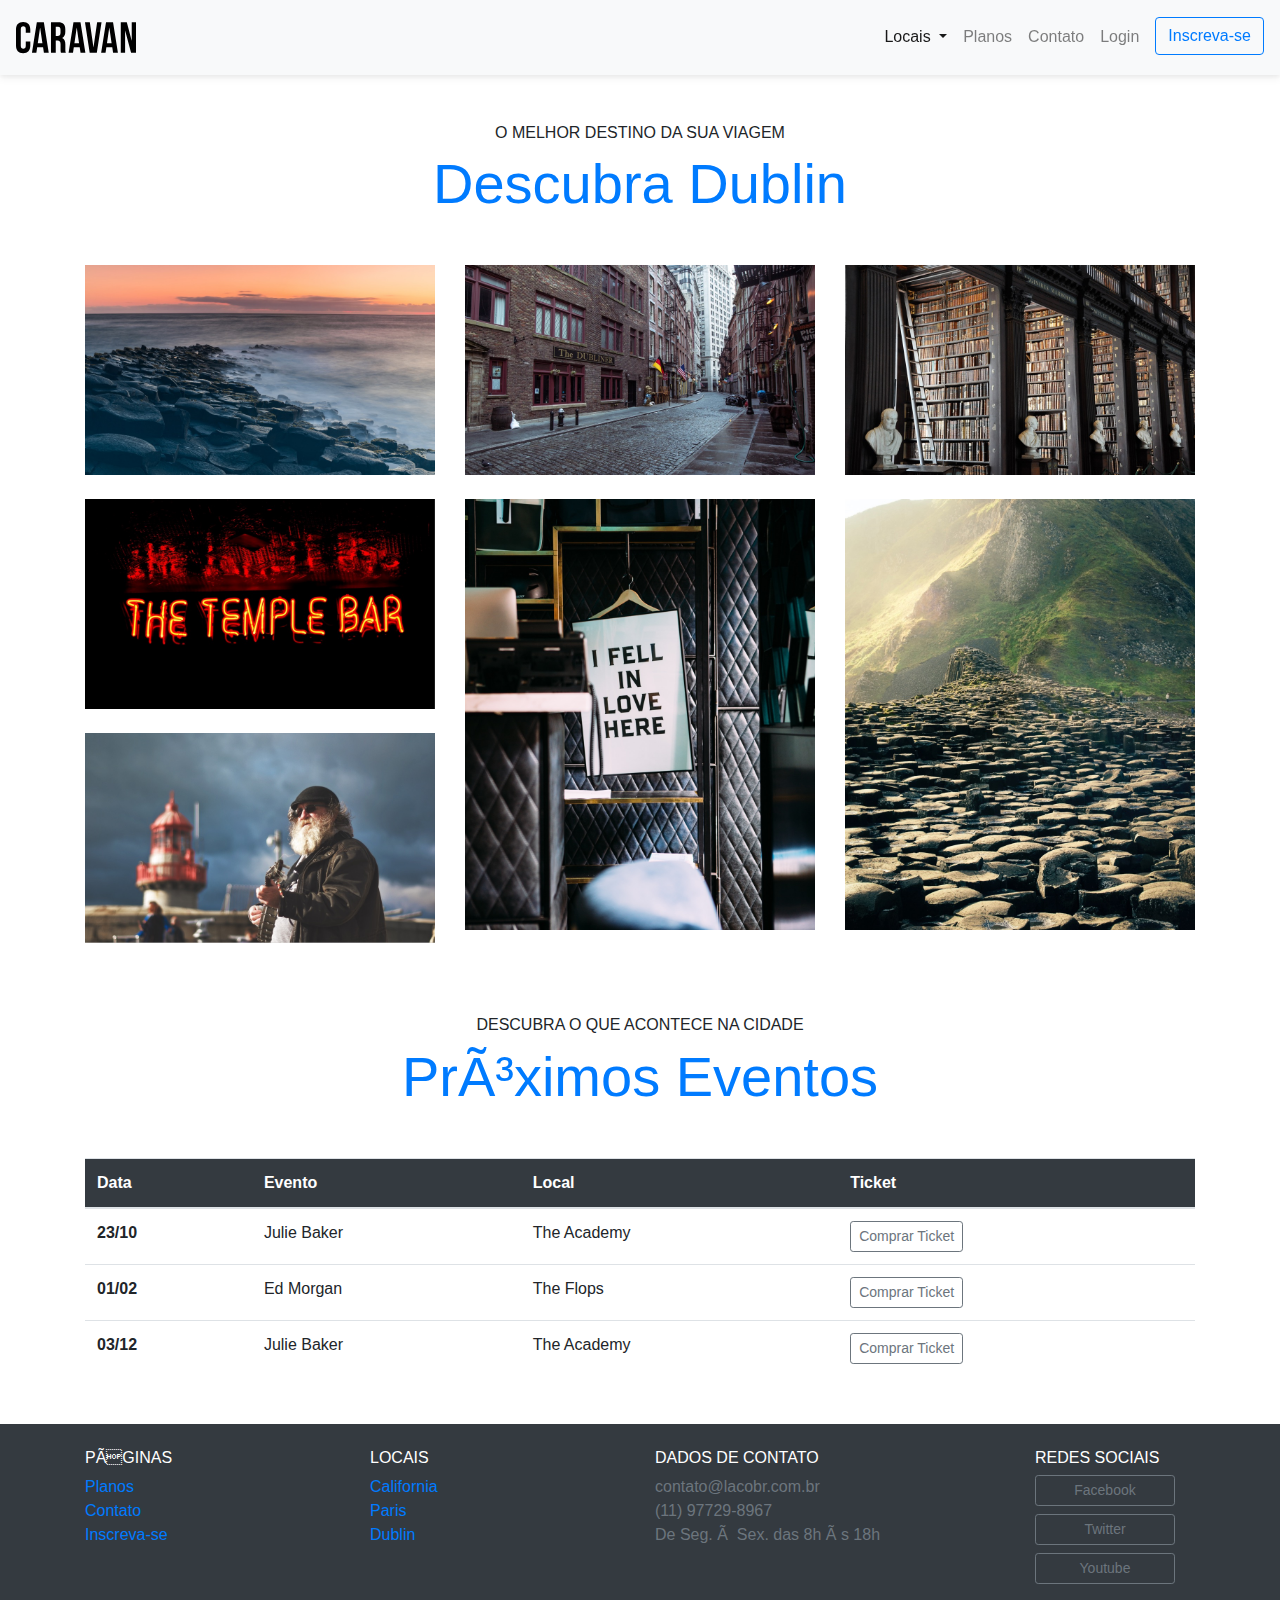
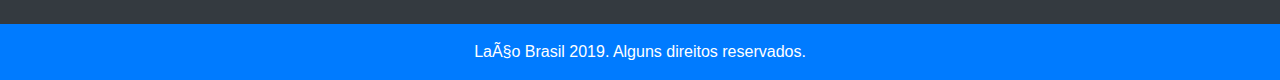
<file: locais.html>
<!DOCTYPE html>
<html>
<head>
    <meta charset="iso-8859-1">
    <meta name="viewport" content="width=device-width, initial-scale=1.0">
    <meta http-equiv="X-UA-Compatible" content="ie=edge">
    <title>Teste Bootstrap - Local</title>
    <link rel="stylesheet" href="dist/bootstrap/css/bootstrap.css">
    <link rel="stylesheet" href="css/style.css">
</head>
<body>
    <!-- Modal -->
    <div class="modal fade" id="modalLogin" tabindex="-1" role="dialog" aria-labelledby="modalLoginTitle" aria-hidden="true">
        <div class="modal-dialog modal-dialog-centered" role="document">
            <div class="modal-content">
                <div class="modal-header">
                    <h6 class="modal-title" id="modalLoginLongTitle">Entre na Sua Conta</h6>
                    <button type="button" class="close" data-dismiss="modal" aria-label="Close">
                    <span aria-hidden="true">&times;</span>
                    </button>
                </div>
                <div class="modal-body">
                    <form>
                        <div class="form-group">
                            <label for="email">Email</label>
                            <input type="email" class="form-control" id="email" >
                        </div>
                        <div class="form-group">
                            <label for="senha">Senha</label>
                            <input type="password" class="form-control" id="senha">
                        </div>
                        <button type="submit" class="btn btn-primary">Entrar  na Conta</button>
                        <small class="form-text text-muted"> Esqueceu a senha <a href="#">Clique aqui</a></small>
                    </form>                    
                </div>
            </div>
        </div>
    </div>
    <!-- Modal -->

    <nav class="navbar navbar-expand-md fixed-top navbar-light bg-light py-3 box-shadow">
        <a href="index.html" class="navbar-brand">
            <img src="img/caravan.svg" alt="Caravan">
        </a>

        <button class="navbar-toggler" type="button" data-toggle="collapse" data-target="#navbarSupportedContent" aria-controls="navbarSupportedContent"
            aria-expanded="false" aria-label="Toggle navigation">
            <span class="navbar-toggler-icon"></span>
        </button>

        <!-- Toggle Button -->
        <div class="collapse navbar-collapse" id="navbarSupportedContent">
            <ul class="navbar-nav ml-auto">
                <!--Locais-->
                <li class="nav-item dropdown">
                    <a class="nav-link dropdown-toggle active" href="#" id="locaisContainer" role="button" data-toggle="dropdown" aria-haspopup="true"
                        aria-expanded="false">
                        Locais
                    </a>
                    <div class="dropdown-menu" aria-labelledby="locaisContainer">
                        <a class="dropdown-item " href="locais.html">California</a>
                        <a class="dropdown-item " href="locais.html">Paris</a>
                        <div class="dropdown-divider"></div>
                        <a class="dropdown-item active" href="locais.html">Dublin</a>
                    </div>
                </li>

                <!--Planos-->
                <li class="nav-item">
                    <a class="nav-link" href="planos.html"> Planos </a>
                </li>
                <!--Contato-->
                <li class="nav-item">
                    <a class="nav-link" href="contato.html">Contato</a>
                </li>
                <!--Login-->
                <li class="nav-item">
                    <a class="nav-link" href="#" data-toggle="modal" data-target="#modalLogin">Login</a>
                    <!-- Abrir popUP-->
                </li>

                <!--Contato-->
                <li class="nav-item">
                    <a class="btn btn-outline-primary ml-md-2" href="inscricao.html">Inscreva-se</a>
                </li>
            </ul>
        </div>
    </nav>

    <section class="container"> <!--Serviços-->
        <div class='my-5  text-center'>
            <span class="h6 d-block">O MELHOR DESTINO DA SUA VIAGEM</span>
            <h1 class="display-4 text-primary">Descubra Dublin</h1>
        </div>
        <div class="row">
            <div class='col-md'>
                <img class='img-fluid mb-4' src="img/local/foto-1.jpg" alt="Foto 1">
                <img class='img-fluid mb-4' src="img/local/foto-2.jpg" alt="Foto 2">
                <img class='img-fluid mb-4' src="img/local/foto-3.jpg" alt="Foto 3">
            </div>
            <div class="col-md">
                <img class='img-fluid mb-4' src="img/local/foto-4.jpg" alt="Foto 4">
                <img class='img-fluid mb-4' src="img/local/foto-5.jpg" alt="Foto 5">
            </div>
            <div class="col-md">
                <img class='img-fluid mb-4' src="img/local/foto-6.jpg" alt="Foto 6">
                <img class='img-fluid mb-4' src="img/local/foto-7.jpg" alt="Foto 7">
            </div>
        </div>
    </section>
    <section class="container">
        <div class='my-5  text-center'>
            <span class="h6 d-block">DESCUBRA O QUE ACONTECE NA CIDADE</span>
            <h2 class="h1 display-4 text-primary">Próximos Eventos</h2>
        </div>
        <table class="table table-hover table-resposive-md">
            <thead>
                <tr class="bg-dark text-white">
                    <th scope="col">Data</th>
                    <th scope="col">Evento</th>
                    <th scope="col">Local</th>
                    <th scope="col">Ticket</th>
                </tr>
            </thead>
            <tbody>
                <tr> 
                    <th scope="row">23/10</th>
                    <td>Julie Baker</td>
                    <td>The Academy</td>
                    <td><a href="#" class="btn btn-outline-secondary btn-sm">Comprar Ticket</a></td>
                </tr>
                <tr>
                    <th scope="row">01/02</th>
                    <td>Ed Morgan</td>
                    <td>The Flops</td>
                    <td><a href="#" class="btn btn-outline-secondary btn-sm">Comprar Ticket</a></td>
                </tr>
                <tr>
                    <th scope="row">03/12</th>
                    <td>Julie Baker</td>
                    <td>The Academy</td>
                    <td><a href="#" class="btn btn-outline-secondary btn-sm">Comprar Ticket</a></td>
                </tr>

            </tbody>
        </table>
    </section>

    <footer class="bg-dark text-white mt-5">
        <div class="container py-4">
            <div class="row">
                <div class="col-md-3 col-6">
                    <h4 class="h6"> PÁGINAS</h4>
                    <ul class="list-unstyled">
                        <li>
                            <a href="planos.html">Planos</a>
                        </li>
                        <li>
                            <a href="contato.html">Contato</a>
                        </li>
                        <li>
                            <a href="inscricao.html">Inscreva-se</a>
                        </li>
                    </ul>
                </div>

                <div class="col-md-3 col-6">
                    <h4 class="h6">LOCAIS</h4>
                    <ul class="list-unstyled">
                        <li>
                            <a href="local.html">California</a>
                        </li>
                        <li>
                            <a href="local.html">Paris</a>
                        </li>
                        <li>
                            <a href="local.html">Dublin</a>
                        </li>
                    </ul>
                </div>
                <div class="col-md-4">
                    <h4 class="h6">DADOS DE CONTATO</h4>
                    <ul class="list-unstyled text-secondary">
                        <li>contato@lacobr.com.br</li>
                        <li>(11) 97729-8967</li>
                        <li>De Seg. à Sex. das 8h às 18h</li>
                    </ul>
                </div>
                <div class="col-md-2">
                    <h4 class="h6">REDES SOCIAIS</h4>
                    <ul class="list-unstyled text-secondary">
                        <li>
                            <a class="btn btn-outline-secondary btn-block btn-sm mb-2 " href="#" style="max-width: 140px;">Facebook</a>
                        </li>
                        <li>
                            <a class="btn btn-outline-secondary btn-block btn-sm mb-2 " href="#" style="max-width: 140px;">Twitter</a>
                        </li>
                        <li>
                            <a class="btn btn-outline-secondary btn-block btn-sm mb-2 " href="#" style="max-width: 140px;">Youtube</a>
                        </li>
                    </ul>
                </div>

            </div>
        </div>
        <div class="bg-primary text-center text-white py-3 ">
            <p class="mb-0">Laço Brasil 2019. Alguns direitos reservados.</p>
        </div>
    </footer>
    <script type="text/javascript" src="dist/jquery/jquery-3.3.1.slim.min.js"></script>
    <script type="text/javascript" src="dist/popper/popper.min.js"></script>
    <script type="text/javascript" src="dist/bootstrap/js/bootstrap.js"></script>
    <script type="text/javascript" src="js/app.js"></script>
</body>
</html>
</file>
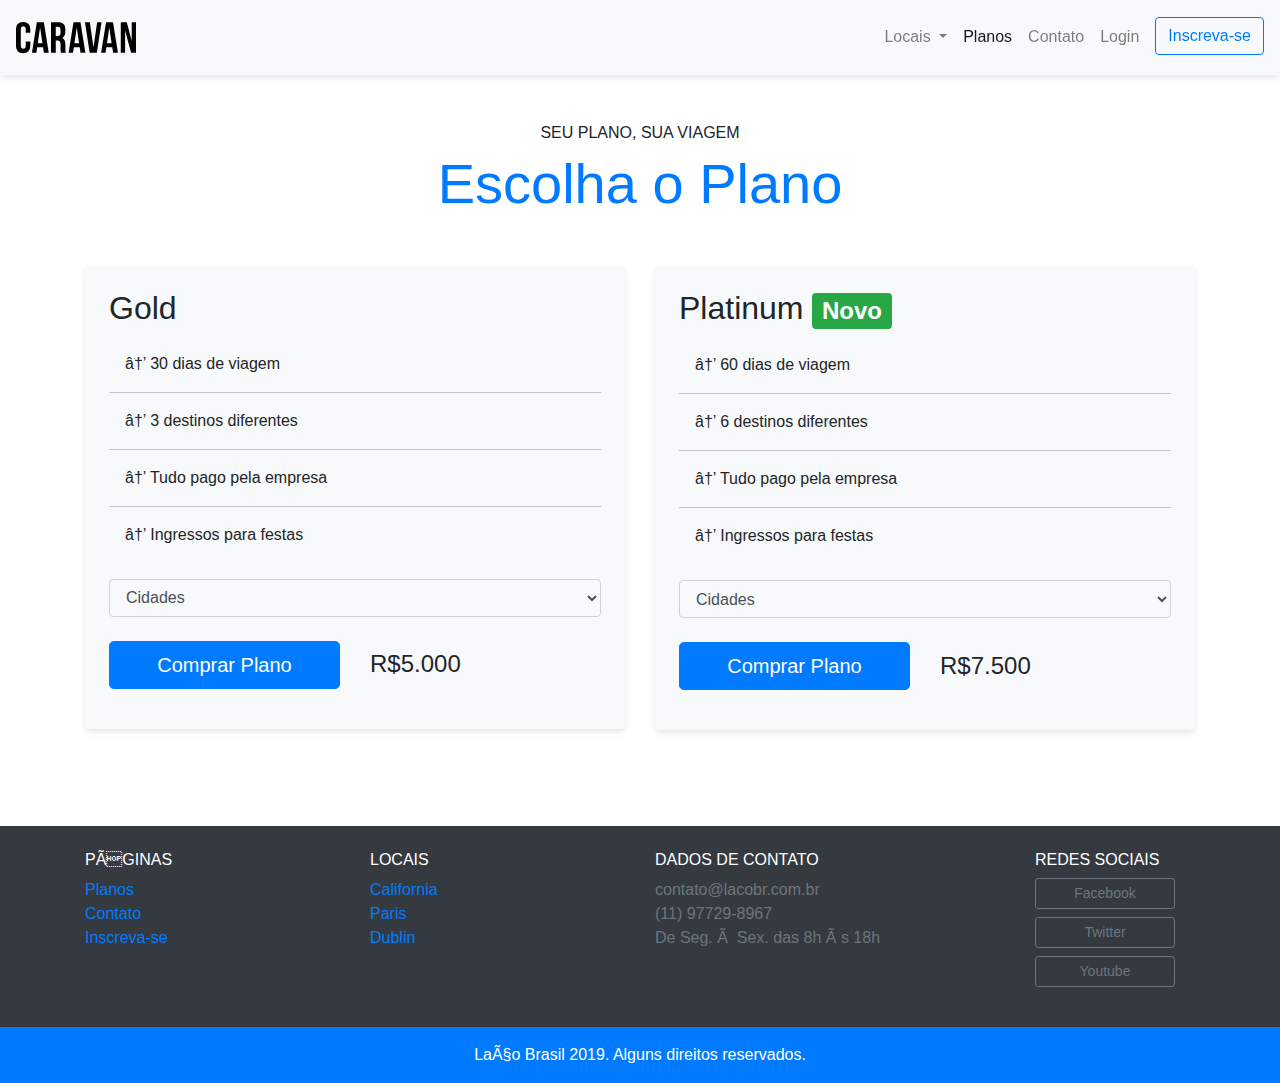
<file: planos.html>
<!DOCTYPE html>
<html>
<head>
    <meta charset="iso-8859-1">
    <meta name="viewport" content="width=device-width, initial-scale=1.0">
    <meta http-equiv="X-UA-Compatible" content="ie=edge">
    <title>Teste Bootstrap - Local</title>
    <link rel="stylesheet" href="dist/bootstrap/css/bootstrap.css">
    <link rel="stylesheet" href="css/style.css">
</head>
<body>
    <!-- Modal -->
    <div class="modal fade" id="modalLogin" tabindex="-1" role="dialog" aria-labelledby="modalLoginTitle" aria-hidden="true">
        <div class="modal-dialog modal-dialog-centered" role="document">
            <div class="modal-content">
                <div class="modal-header">
                    <h6 class="modal-title" id="modalLoginLongTitle">Entre na Sua Conta</h6>
                    <button type="button" class="close" data-dismiss="modal" aria-label="Close">
                    <span aria-hidden="true">&times;</span>
                    </button>
                </div>
                <div class="modal-body">
                    <form>
                        <div class="form-group">
                            <label for="email">Email</label>
                            <input type="email" class="form-control" id="email" >
                        </div>
                        <div class="form-group">
                            <label for="senha">Senha</label>
                            <input type="password" class="form-control" id="senha">
                        </div>
                        <button type="submit" class="btn btn-primary">Entrar  na Conta</button>
                        <small class="form-text text-muted"> Esqueceu a senha <a href="#">Clique aqui</a></small>
                    </form>                    
                </div>
            </div>
        </div>
    </div>
    <!-- Modal -->

    <nav class="navbar navbar-expand-md fixed-top navbar-light bg-light py-3 box-shadow">
        <a href="index.html" class="navbar-brand">
            <img src="img/caravan.svg" alt="Caravan">
        </a>

        <button class="navbar-toggler" type="button" data-toggle="collapse" data-target="#navbarSupportedContent" aria-controls="navbarSupportedContent"
            aria-expanded="false" aria-label="Toggle navigation">
            <span class="navbar-toggler-icon"></span>
        </button>

        <!-- Toggle Button -->
        <div class="collapse navbar-collapse" id="navbarSupportedContent">
            <ul class="navbar-nav ml-auto">
                <!--Locais-->
                <li class="nav-item dropdown">
                    <a class="nav-link dropdown-toggle" href="#" id="locaisContainer" role="button" data-toggle="dropdown" aria-haspopup="true"
                        aria-expanded="false">
                        Locais
                    </a>
                    <div class="dropdown-menu" aria-labelledby="locaisContainer">
                        <a class="dropdown-item " href="locais.html">California</a>
                        <a class="dropdown-item " href="locais.html">Paris</a>
                        <div class="dropdown-divider"></div>
                        <a class="dropdown-item active" href="locais.html">Dublin</a>
                    </div>
                </li>

                <!--Planos-->
                <li class="nav-item active">
                    <a class="nav-link" href="planos.html"> Planos </a>
                </li>
                <!--Contato-->
                <li class="nav-item">
                    <a class="nav-link" href="contato.html">Contato</a>
                </li>
                <!--Login-->
                <li class="nav-item">
                    <a class="nav-link" href="#" data-toggle="modal" data-target="#modalLogin">Login</a>
                    <!-- Abrir popUP-->
                </li>

                <!--Contato-->
                <li class="nav-item">
                    <a class="btn btn-outline-primary ml-md-2" href="inscricao.html">Inscreva-se</a>
                </li>
            </ul>
        </div>
    </nav>

    <section class="container"> <!--Serviços-->
        <div class='my-5  text-center'>
            <span class="h6 d-block">SEU PLANO, SUA VIAGEM</span>
            <h1 class="display-4 text-primary">Escolha o Plano</h1>
        </div>
        <div class="row">
            <div class="col-md mb-5">
                <div class="bg-light rounded p-4 box-shadow">
                    <h2>Gold</h2>
                    <ul class="list-unstyled list-plano">
                        <li>→ 30 dias de viagem</li> 
                        <li>→ 3 destinos diferentes</li> 
                        <li>→ Tudo pago pela empresa </li> 
                        <li>→ Ingressos para festas</li> 
                    </ul>
                    <form>
                        <div class="form-group">
                            <select id="inputCidades" class="form-control bg-light">
                                <option value="">Cidades</option>
                                <option value="california">California</option>
                                <option value="paris">Paris</option>
                                <option value="dublin">Dublin</option>
                            </select>
                            <div class="row align-items-center mt-4">
                                <div class="col">
                                    <a href="#" href="inscricao.html" class="btn btn-primary btn-block btn-lg">Comprar Plano</a>
                                </div>
                                <div class="col">
                                    <span class="h4">R$5.000</span>
                                </div>
                            </div>
                        </div>
                    </form>
                </div>
            </div>

            <div class="col-md mb-5">
                <div class="bg-light rounded p-4 box-shadow">
                    <h2>Platinum <span class="badge badge-success">Novo</span></h2>
                    <ul class="list-unstyled list-plano">
                        <li>→ 60 dias de viagem</li> 
                        <li>→ 6 destinos diferentes</li> 
                        <li>→ Tudo pago pela empresa </li> 
                        <li>→ Ingressos para festas</li> 
                    </ul>
                    <form>
                        <div class="form-group">
                            <select id="inputCidades" class="form-control bg-light">
                                <option value="">Cidades</option>
                                <option value="california">California</option>
                                <option value="paris">Paris</option>
                                <option value="dublin">Dublin</option>
                            </select>
                            <div class="row align-items-center mt-4">
                                <div class="col">
                                    <a href="#" href="inscricao.html" class="btn btn-primary btn-block btn-lg">Comprar Plano</a>
                                </div>
                                <div class="col">
                                    <span class="h4">R$7.500</span>
                                </div>
                            </div>
                        </div>
                    </form>
                </div>
            </div>
        </div>
    </section>

    <!-- FOOTER -->
    <footer class="bg-dark text-white mt-5">
        <div class="container py-4">
            <div class="row">
                <div class="col-md-3 col-6">
                    <h4 class="h6"> PÁGINAS</h4>
                    <ul class="list-unstyled">
                        <li>
                            <a href="planos.html">Planos</a>
                        </li>
                        <li>
                            <a href="contato.html">Contato</a>
                        </li>
                        <li>
                            <a href="inscricao.html">Inscreva-se</a>
                        </li>
                    </ul>
                </div>

                <div class="col-md-3 col-6">
                    <h4 class="h6">LOCAIS</h4>
                    <ul class="list-unstyled">
                        <li>
                            <a href="local.html">California</a>
                        </li>
                        <li>
                            <a href="local.html">Paris</a>
                        </li>
                        <li>
                            <a href="local.html">Dublin</a>
                        </li>
                    </ul>
                </div>
                <div class="col-md-4">
                    <h4 class="h6">DADOS DE CONTATO</h4>
                    <ul class="list-unstyled text-secondary">
                        <li>contato@lacobr.com.br</li>
                        <li>(11) 97729-8967</li>
                        <li>De Seg. à Sex. das 8h às 18h</li>
                    </ul>
                </div>
                <div class="col-md-2">
                    <h4 class="h6">REDES SOCIAIS</h4>
                    <ul class="list-unstyled text-secondary">
                        <li>
                            <a class="btn btn-outline-secondary btn-block btn-sm mb-2 " href="#" style="max-width: 140px;">Facebook</a>
                        </li>
                        <li>
                            <a class="btn btn-outline-secondary btn-block btn-sm mb-2 " href="#" style="max-width: 140px;">Twitter</a>
                        </li>
                        <li>
                            <a class="btn btn-outline-secondary btn-block btn-sm mb-2 " href="#" style="max-width: 140px;">Youtube</a>
                        </li>
                    </ul>
                </div>

            </div>
        </div>
        <div class="bg-primary text-center text-white py-3 ">
            <p class="mb-0">Laço Brasil 2019. Alguns direitos reservados.</p>
        </div>
    </footer>
    <script type="text/javascript" src="dist/jquery/jquery-3.3.1.slim.min.js"></script>
    <script type="text/javascript" src="dist/popper/popper.min.js"></script>
    <script type="text/javascript" src="dist/bootstrap/js/bootstrap.js"></script>
    <script type="text/javascript" src="js/app.js"></script>
</body>
</html>
</file>
<file: css/style.css>
body{
  padding-top: 75px;
}

.box-shadow{
  box-shadow: 0 2px 4px 0 rgba(0,0,0,.05),
              0 4px 8px 0 rgba(0,0,0,.05);
}

.icone {
  height: 100px;
}
#home-quote{
  background: url('../img/bg-quote.jpg') center center;
  background-size: cover;
} 

@media(max-width: 767px) {
  #home-quote .dislpay-4{
    font-size:1.5rem;
  }
  body{
    padding-top: 0px;
  }
  .fixed-top {
    position: relative;
  }
}
.list-plano li + li {
  border-top: 1px solid rgba(0,0,0,.2);
}
.list-plano li{
  padding: 1rem;
}
</file>
